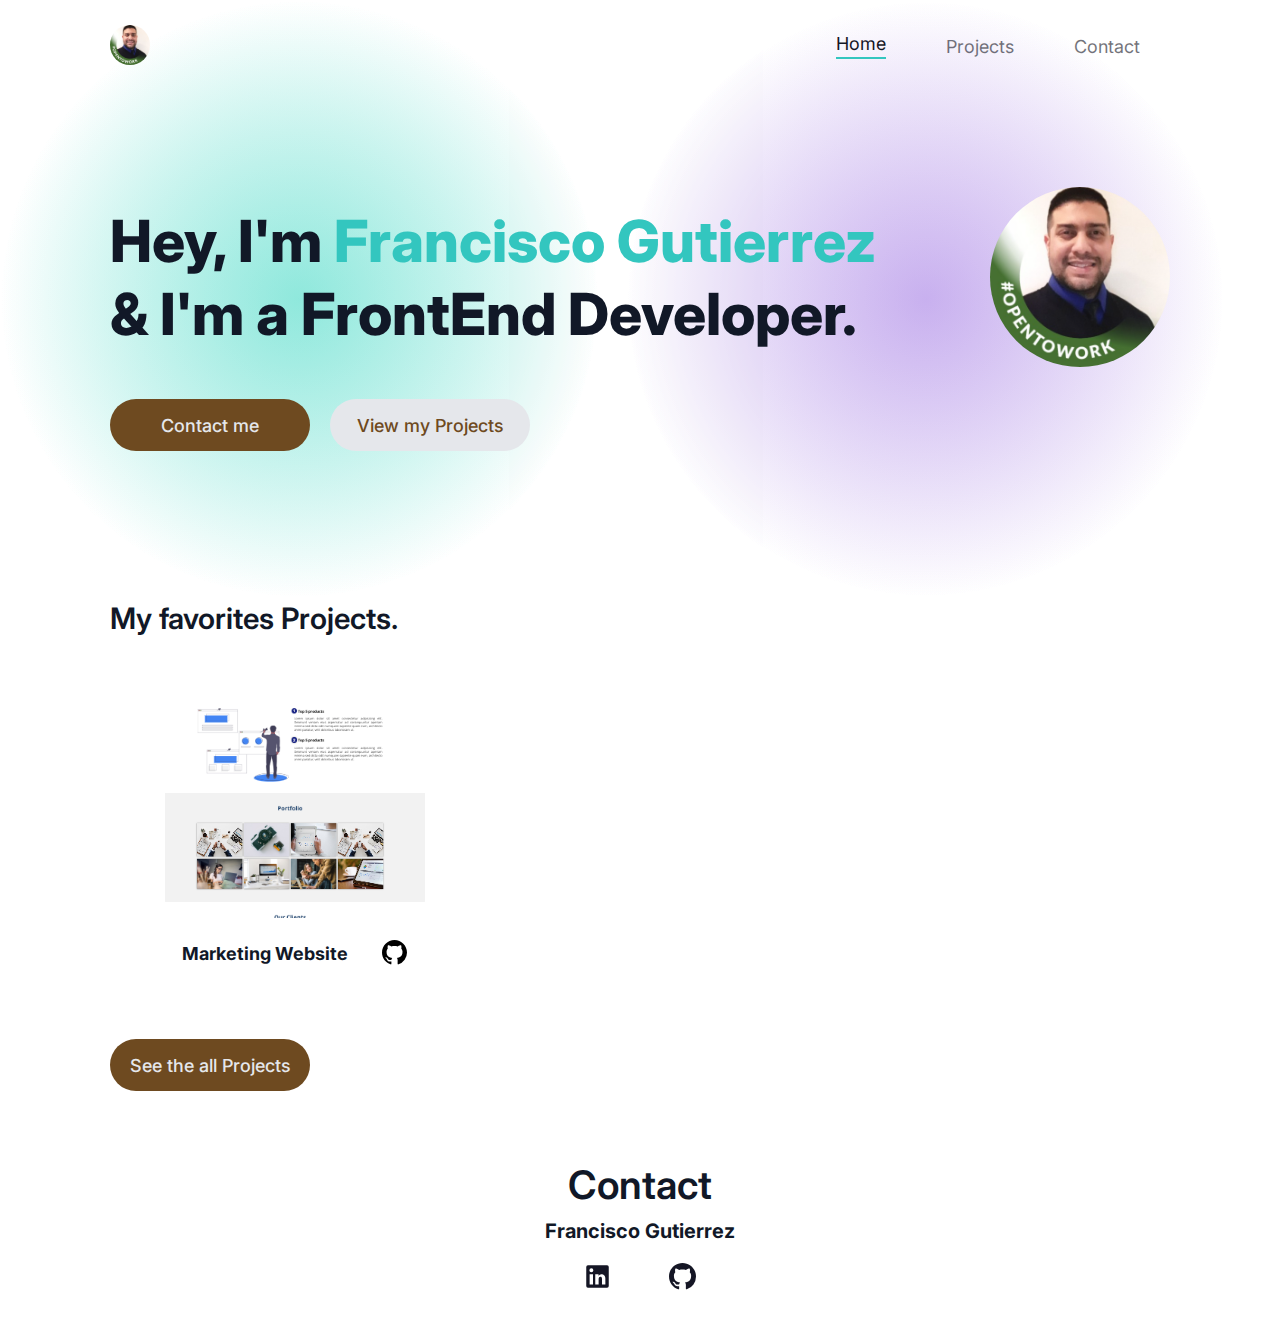
<file: index.html>
<!DOCTYPE html>
<html lang="en">
  <head>
    <title>Fracisco Gutierrez | Frontend Developer</title>
    <meta charset="UTF-8">
    <meta name="description" content="
I'm Francisco Gutierrez, I'm a Front-End Developer, Looking for new opportunities in the frotend area, currently learning ReactJs">
    <meta name="viewport" content="width=device-width, initial-scale=1">
    <meta http-equiv="content-Type" content="text/html;charset=UTF-8">
    <meta name="author" content="Francisco Gutierrez">
    <meta name="keywords" content="Francisco, Gutierrez, ReactJS, HTML, CSS, SASS, QA, JIRA, developer, frontend, web, junior"/>
     <meta name="robots" content="index"/>
    <meta name="robots" content="follow"/>
    
        <!-- Fonts -->
        
   <link rel="preconnect" href="https://fonts.googleapis.com">
   <link rel="preconnect" href="https://fonts.gstatic.com" crossorigin>
   <link href="https://fonts.googleapis.com/css2?family=Inter:wght@300;500;700;900&display=swap" rel="stylesheet">
   
    <link rel="stylesheet" href="./src/css/index.css">
  </head>
  <body>
        <nav class="nav">
          <a href="/"><img src="./src/img/profile.png" alt="Francisco Gutierrez" class="nav__logo"></a>      
          <div class="nav__list">
              <a 
              class="nav__link" 
              href="/"
              >
              <p  id="homeTextLink" class="link__text">Home</p>
            </a>
<!--             <li class="nav__item">
              <a class="nav__link" href="#">About</a>
            </li>  -->
              <a 
              class="nav__link" 
              href="#projects"
              >
              <p 
              id="projectsTextLink"
              class="link__text">Projects</p></a>
              <a 
              class="nav__link" 
              href="#contact"
              ><p
              id="contactTextLink"
               class="link__text">Contact</p></a>
          </div>
        </nav>

        <div id="root">
        </div>

        <script src="./src/js/projects.js"></script>
        <script src="./src/js/index.js"></script>  
  </body>
</html>
</file>
<file: src/css/index.css>
:root{
  --mirege: #151625;
  --blue: rgb(49, 39, 21);
  --soft-blue: rgb(110, 74, 32);
  --Turquoise: #33C6BF ;
  --soft-withe: rgb(229, 231, 235);
  --withe: rgb(255, 255, 255);
}
/* Estilos generales */
*{
  margin: 0;
  padding: 0;
  box-sizing: border-box;
  font-family: 'Inter';
}
html{
  font-size: 62.5%;
}
::-webkit-scrollbar {
  display: none;
}
body{
  width: 100VW;
  max-width: 110rem;
  margin: 2.5rem auto;
}
li {
  list-style-type: none;
}
h1, h2, h3, p{
  color: hsl(221, 39%, 11%);
}
a{
  text-decoration: none;
}
#root{
  margin : 0 2rem 0 2rem;
}
.icon{
  width: 2.7rem;
}
.icon__svg{
  width: 2.7rem;
}
.icon__path{
  fill: var(--mirege);
}
.button{
  width: 20rem;
  height: 5.2rem;
  display: inline-block;
  border-radius: 9999px;
  cursor: pointer;
  display: flex;
  align-items: center;
  justify-content: center;
  font-size: 1.8rem;
  font-weight: 500;
 }
 .button:hover{
   box-shadow: var(--soft-withe) 0px 0px 0px 4px, var(--blue) 0px 0px 0px 7px, rgba(0, 0, 0, 0) 0px 0px 0px 0px;
  }
 .primary-button{
   background-color: var(--soft-blue);
   color: var(--soft-withe);
 }
 .primary-button p{
   color: var(--soft-withe);
 }
 .secundary--button{
   background-color: var(--soft-withe);
   color: var(--soft-blue); 
 }
 .secundary--button p{
   color: var(--soft-blue);
 } 
 .secundary--button:hover{
   box-shadow: var(--soft-withe) 0px 0px 0px 4px, var(--mirege) 0px 0px 0px 7px, rgba(0, 0, 0, 0) 0px 0px 0px 0px;
  }


.header__circles{
  position: absolute;
  top: 0;
  right: -48vw;
  left: 0;
  width: 98vw;
  height: 100vh;
  opacity: .5;
  max-width: 100vw;
  max-height: 574px;
  z-index: -1;
}
.circle__one{
  position: absolute;
  top: 0;
  left: 0;
  width: calc(15rem + 35vw) ;
  height: calc(15rem + 35vw) ;
  background: radial-gradient(closest-side,#2dd4bea1,rgba(233,168,2,0));
  animation: traverse-letf 20s cubic-bezier(0.69, 0.01, 0.58, 1) infinite alternate;
}
@media (max-width:425px) {
  .circle__one{
    width: calc(15rem + 12vw) ;
    height: calc(15rem + 12vw) ;
  }
}
.circle__one--purple{
  background: radial-gradient(closest-side,#6d2dd46b,rgba(233,168,2,0));
  left: 50%;

  animation: traverse-right 40s cubic-bezier(0.69, 0.01, 0.58, 1) infinite alternate;
}
@keyframes traverse-right{
  0%{
    transform: translateY(-10vh)  translateX(-40vw) rotate(180deg);
  }
  100%{
    transform:translateY(40vh)  translateX(-50vw) rotate(180deg) ;
  }
}
@keyframes traverse-letf {
  0%{
    transform: translateY(50vh)  translateX(-10vw) rotate(180deg);
  }
  100%{
    transform:translateY(-10vh)  translateX(50vw) rotate(180deg) ;
  }
}
/* Variables */
.nav{
  width: 100%;
  margin: 0 auto;
  padding: 0 2rem;
  display: flex;
  justify-content: space-between;
  align-items: center;
}
.nav__logo{
  width:  4rem;
  height: 4rem;
  border-radius: 50%;
}
.nav__list{
  display: flex;
  align-items: center;
  justify-content: space-around;
}



.nav__link{
  padding: .8rem 3rem;
  border-radius: 9999px;
}
.link__text{
  font-size: 1.8rem;
  font-weight: 400;
  text-align: center;
  color: var(--mirege);
  font-weight: 400;
  opacity: .6;
  border-radius: none;
}
.link__text--active{
  border-bottom: 2px var(--Turquoise) solid;
  color: var(--mirege);
  opacity: 1;
  padding-bottom: 0.25rem;
}
.nav__link:hover{
  background: rgba(230, 231, 238, 0.726);
}

.nav__lenguaje-icon{
  padding: .5rem;
  border-radius: 50%;
  border: none;
}
.nav__lenguaje-icon svg{
  width: 2.8rem;
}
.nav__lenguaje-icon svg path{
  fill: var(--soft-blue);
  opacity: .7;
}
.nav__menu-icon{
    padding: .7rem;
    border-radius: 50%;
    border: none;
}
.nav__menu-icon svg{
  width: 2.7rem;
}
.nav__menu-icon svg path{
  fill: var(--soft-blue);
  opacity: .7;
}
.display-none{
  display: none;
}

.text-header{
  margin: 0 auto 3rem auto;
  height: auto;
  display: flex;
  flex-wrap: wrap;
  justify-content: space-between;
  align-items: center;
  flex-direction: row-reverse;
}
.header__information{
  width: 100%;
  margin: 0 auto;
  margin-top: 12rem;
  margin-bottom: 15rem;
  font-family: Manrope;
}
.header__information img{
  width: 180px;
  height: 180px;
  border-radius: 50%;
  margin: 0 auto;
}

.header__information h1{
  display: inline-block;
  text-align:left;
  font-weight: 800;
  max-width: 800px;
  font-size: max(5.8rem, 1rem);
  line-height: calc(6rem + 1vw);
}
.header__information h1 span{
  color: var(--Turquoise) ;
}
.nav__buttoms{
  height: auto;
  margin: 0 auto 3rem auto;
  display: flex;
  flex-wrap: wrap;
  gap: 2rem;
  justify-content: flex-start;
}

.project__card{
  width : 26rem ;
  max-width : 30rem;
}
.projects{
  width: 100%;
  margin-top: 7rem;
  margin-bottom: 5rem;
}
.projects__title{
  font-size: calc(2.3rem + .5vw) ;
  margin-bottom: 4rem;
  font-weight: 600;
}
.cards__projects{
  margin: 0 auto;
  padding: 3.2rem;
  margin-bottom: 4rem;
  display: grid;
  grid-template-columns: repeat(auto-fit, minmax(22rem, 1fr));
  justify-items : center ;
  gap: 4rem;
}
.card__image-link{
  display: inline-block;
  text-align: center;
  width: 100%;
  height: 21rem;
  border-radius: 1.8rem;
}
.card__img{
  width: 100%;
  height: 100%;
  border-radius: 1.8rem;
  object-fit: cover;
  object-position: center;
}
.card__information{
  width: 100%;
  margin-top: 2rem;
  display: flex;
  justify-content: space-around;
  align-items: center;
}
.informaion__github-link{
  width: 2.5rem;
  height: auto;
}
.github__logo{
  width: 2.5rem;
  cursor: pointer;
}
.card__title{
  font-size: 1.8rem;
}


/* Contact Section */ 
.contact{
  width: 100%;
  margin-top: 7rem;
}
.contact__title{
  font-size: calc(3.3rem + .5vw) ;
  margin-bottom: 0 ;
  font-weight: 600;
  display: flex;
  align-items: center;
  justify-content: center;
  text-align: center;

}

/*Form*/
.contact__information-section{
  display: flex;
  flex-wrap: wrap;
  padding: 1rem;
  flex-direction: row-reverse;
}
.form{
  width: 50%;
  margin-bottom: 4rem;
  display: flex;
  flex-direction: column;
}
.form__title{
  margin-bottom: 2.5rem;
  font-size: 2.5rem;
  font-weight: 600;
  color: var(--soft-blue);
  text-align: center;
}
.form__label{
  font-size: 1.5rem;
  margin-bottom: .6rem;
}
.form__input{
  padding-left: 2rem;
  font-size: 1.5rem;
  width: 60%;
  height: 3rem;
  margin-bottom: 2rem;
  background: var(--soft-withe);
  border: 1px solid var(--mirage);
  border-radius: 1rem;
}
.form__textarea{
  margin-bottom: 2.5rem;
  margin-bottom: 2rem;
  background: var(--soft-withe);
  border: 1px solid var(--mirage);
  border-radius: 1rem;
}
.information__container{
  width: 100%;
  display: flex;
  flex-direction: column;
  align-items: center;
  justify-content: center;
}
.information__image{
  width: 15rem;
  height: 15rem;
  border-radius: 50%;
  text-align: center;
  object-fit: cover;
}
.social__networks{
  width: 17rem;
  margin-top: 2rem;
  display: flex;
  justify-content: space-around;
}

/* @ media */

@media (max-width:1020px) {
  .header__information h1{
    text-align: center;
  }
  .text-header{
    justify-content: center;
  }
  .nav__buttoms{
    justify-content: center;
  }
  .header__information h1{
    margin-right: 0;
  }
  .nav__items{
    display: none;
  }
  .change-lenguje{
    display: none;
  }
  .nav__buttoms{
    width: 100%;
  }
  .header__nav{
    width: 100%;
  }
}
@media (max-width:768px) {
  .form__container{
    width: 100%;
  }
  .form{
    width: 100%;
  }
  .information__container{
    width: 100%;
  }
}
@media (max-width:445px){
  .header__information h1 {
    font-size: calc(3rem + 1vw);
    line-height: calc(3.5rem + 1vw);
}
.header__information {
  margin-top: 20px;
}
.nav__list{
  display: none;
}
.contact__title{
  margin-bottom: 4rem;
}
.form{
  width: 100%;
}
.form__input{
  width: 100%;
}

}
/* @Colormode */
@media (prefers-color-scheme: dark) {
  h1, h2, h3, p{
    color: hsl(0, 0%, 100%);
  }
  .button p{
    color: hsl(221, 39%, 11%);
  }
  .nav__link p{
    color: hsl(0, 0%, 100%);
  }
  body{
    background: var(--blue);
  }
  label{
    color: var(--soft-withe);
  }
  span{
      color: var(--soft-withe);
  }
  .primary-button{
    background-color: var(--soft-withe);
    color: var(--soft-blue)
  }
  .primary-button p{
    color: var(--soft-blue);
  }
  .secundary--button{
    background-color: var(--soft-blue);
  }
  .secundary--button p{
    color: var(--soft-withe);
  }
  .nav__link:hover{
    background: var(--soft-blue);
  }
  .nav__link{
    color: var(--soft-withe);
  }
  .button:hover{
      box-shadow: var(--soft-blue) 0px 0px 0px 4px, var(--soft-withe) 0px 0px 0px 7px, rgba(0, 0, 0, 0) 0px 0px 0px 0px;
  }
  .secundary--button:hover{
      box-shadow: var(--soft-blue) 0px 0px 0px 4px, var(--soft-withe) 0px 0px 0px 7px, rgba(0, 0, 0, 0) 0px 0px 0px 0px;
  }
  /* Dark incons */
  .change-lenguje svg path{
    fill: var(--soft-withe);
  }
  .nav__menu svg path{
    fill: var(--soft-withe);
  }
.change-lenguje:hover,
.nav__menu:hover{
background: var(--soft-blue);
}
  .github__logo{
  color: var(--withe);
}
.github__logo path {
  fill: var(--withe);
}
.icon__path{
  fill: var(--soft-withe);
}
.form__title{
  color: var(--soft-withe)
}


}
</file>
